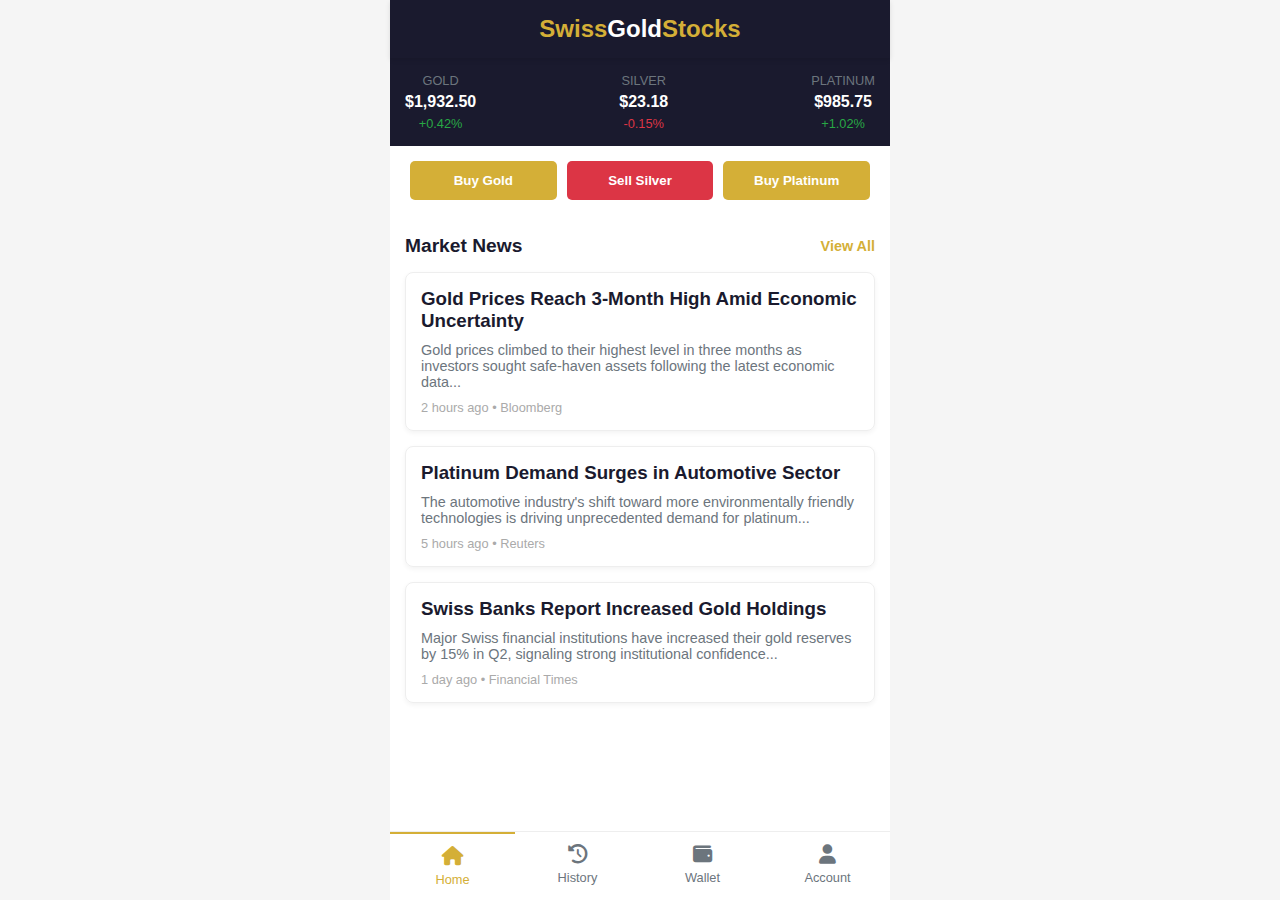
<file: index.html>
<!DOCTYPE html>
<html lang="en">
<head>
    <meta charset="UTF-8">
    <meta name="viewport" content="width=device-width, initial-scale=1.0">
    <title>SwissGoldStocks</title>
    <link rel="stylesheet" href="https://cdnjs.cloudflare.com/ajax/libs/font-awesome/6.0.0-beta3/css/all.min.css">
    <style>
        :root {
            --primary: #D4AF37; /* Gold */
            --secondary: #4169E1; /* Royal Blue */
            --dark: #1A1A2E;
            --light: #F8F9FA;
            --success: #28A745;
            --danger: #DC3545;
            --gray: #6C757D;
        }
        
        * {
            margin: 0;
            padding: 0;
            box-sizing: border-box;
            font-family: 'Segoe UI', Tahoma, Geneva, Verdana, sans-serif;
        }
        
        body {
            background-color: #f5f5f5;
            color: #333;
            max-width: 500px;
            margin: 0 auto;
            position: relative;
            height: 100vh;
            overflow-x: hidden;
        }
        
        .app-container {
            height: 100vh;
            display: flex;
            flex-direction: column;
        }
        
        header {
            background-color: var(--dark);
            color: white;
            padding: 15px 20px;
            text-align: center;
            position: relative;
            box-shadow: 0 2px 5px rgba(0,0,0,0.1);
        }
        
        .logo {
            font-weight: bold;
            font-size: 1.5rem;
            color: var(--primary);
        }
        
        .logo span {
            color: white;
        }
        
        .tab-bar {
            display: flex;
            background-color: white;
            border-top: 1px solid #eee;
            position: fixed;
            bottom: 0;
            width: 100%;
            max-width: 500px;
        }
        
        .tab {
            flex: 1;
            text-align: center;
            padding: 12px 0;
            color: var(--gray);
            cursor: pointer;
            transition: all 0.3s;
        }
        
        .tab.active {
            color: var(--primary);
            border-top: 2px solid var(--primary);
        }
        
        .tab i {
            display: block;
            font-size: 1.2rem;
            margin-bottom: 5px;
        }
        
        .tab span {
            font-size: 0.8rem;
        }
        
        .content {
            flex: 1;
            overflow-y: auto;
            padding-bottom: 60px;
            background-color: white;
        }
        
        /* Home Screen Styles */
        .price-ticker {
            display: flex;
            justify-content: space-between;
            padding: 15px;
            background-color: var(--dark);
            color: white;
            margin-bottom: 15px;
        }
        
        .metal-price {
            text-align: center;
        }
        
        .metal-price .name {
            font-size: 0.8rem;
            color: var(--gray);
        }
        
        .metal-price .price {
            font-weight: bold;
            margin: 5px 0;
        }
        
        .metal-price .change {
            font-size: 0.8rem;
        }
        
        .change.positive {
            color: var(--success);
        }
        
        .change.negative {
            color: var(--danger);
        }
        
        .quick-actions {
            display: flex;
            justify-content: space-between;
            padding: 0 15px;
            margin-bottom: 20px;
        }
        
        .action-btn {
            background-color: var(--primary);
            color: white;
            border: none;
            padding: 12px 20px;
            border-radius: 5px;
            font-weight: bold;
            cursor: pointer;
            flex: 1;
            margin: 0 5px;
            text-align: center;
        }
        
        .action-btn.sell {
            background-color: var(--danger);
        }
        
        .news-section {
            padding: 15px;
        }
        
        .section-title {
            font-size: 1.2rem;
            margin-bottom: 15px;
            color: var(--dark);
            display: flex;
            justify-content: space-between;
            align-items: center;
        }
        
        .news-card {
            border: 1px solid #eee;
            border-radius: 8px;
            padding: 15px;
            margin-bottom: 15px;
            box-shadow: 0 2px 5px rgba(0,0,0,0.05);
        }
        
        .news-card h3 {
            margin-bottom: 10px;
            color: var(--dark);
        }
        
        .news-card p {
            color: var(--gray);
            font-size: 0.9rem;
            margin-bottom: 10px;
        }
        
        .news-card .date {
            font-size: 0.8rem;
            color: #aaa;
        }
        
        /* History Screen Styles */
        .history-item {
            display: flex;
            justify-content: space-between;
            padding: 15px;
            border-bottom: 1px solid #eee;
            align-items: center;
        }
        
        .history-item .metal {
            display: flex;
            align-items: center;
        }
        
        .history-item .metal-icon {
            width: 40px;
            height: 40px;
            background-color: var(--primary);
            border-radius: 50%;
            display: flex;
            align-items: center;
            justify-content: center;
            margin-right: 10px;
            color: white;
        }
        
        .history-item .metal-icon.silver {
            background-color: #C0C0C0;
        }
        
        .history-item .metal-icon.platinum {
            background-color: #E5E4E2;
            color: var(--dark);
        }
        
        .history-item .details {
            flex: 1;
        }
        
        .history-item .details .type {
            font-weight: bold;
            color: var(--dark);
        }
        
        .history-item .details .date {
            font-size: 0.8rem;
            color: var(--gray);
        }
        
        .history-item .amount {
            text-align: right;
        }
        
        .history-item .amount .value {
            font-weight: bold;
        }
        
        .history-item .amount .status {
            font-size: 0.8rem;
            color: var(--success);
        }
        
        .history-item .amount .status.pending {
            color: var(--gray);
        }
        
        /* Wallet Screen Styles */
        .balance-card {
            background: linear-gradient(135deg, var(--dark), #16213E);
            color: white;
            border-radius: 10px;
            padding: 20px;
            margin: 15px;
            box-shadow: 0 4px 8px rgba(0,0,0,0.1);
        }
        
        .balance-title {
            font-size: 0.9rem;
            color: rgba(255,255,255,0.7);
            margin-bottom: 5px;
        }
        
        .balance-amount {
            font-size: 2rem;
            font-weight: bold;
            margin-bottom: 20px;
        }
        
        .metal-balance {
            display: flex;
            justify-content: space-between;
            margin-top: 10px;
        }
        
        .metal-balance-item {
            text-align: center;
        }
        
        .metal-balance-item .name {
            font-size: 0.8rem;
            color: rgba(255,255,255,0.7);
        }
        
        .metal-balance-item .value {
            font-weight: bold;
            margin: 5px 0;
        }
        
        .metal-balance-item .weight {
            font-size: 0.8rem;
        }
        
        .recent-activity {
            padding: 15px;
        }
        
        .activity-item {
            display: flex;
            justify-content: space-between;
            padding: 10px 0;
            border-bottom: 1px solid #eee;
        }
        
        .activity-item .left {
            display: flex;
            align-items: center;
        }
        
        .activity-item .icon {
            width: 30px;
            height: 30px;
            background-color: #eee;
            border-radius: 50%;
            display: flex;
            align-items: center;
            justify-content: center;
            margin-right: 10px;
            color: var(--dark);
        }
        
        .activity-item .details .type {
            font-weight: bold;
        }
        
        .activity-item .details .date {
            font-size: 0.8rem;
            color: var(--gray);
        }
        
        .activity-item .amount {
            font-weight: bold;
            text-align: right;
        }
        
        /* Account Screen Styles */
        .profile-header {
            display: flex;
            align-items: center;
            padding: 20px;
            background-color: var(--dark);
            color: white;
        }
        
        .profile-avatar {
            width: 60px;
            height: 60px;
            background-color: var(--primary);
            border-radius: 50%;
            display: flex;
            align-items: center;
            justify-content: center;
            margin-right: 15px;
            font-size: 1.5rem;
            font-weight: bold;
        }
        
        .profile-info h2 {
            margin-bottom: 5px;
        }
        
        .profile-info p {
            color: rgba(255,255,255,0.7);
            font-size: 0.9rem;
        }
        
        .account-section {
            padding: 15px;
        }
        
        .account-item {
            display: flex;
            justify-content: space-between;
            padding: 15px 0;
            border-bottom: 1px solid #eee;
            align-items: center;
        }
        
        .account-item .left {
            display: flex;
            align-items: center;
        }
        
        .account-item .icon {
            width: 30px;
            height: 30px;
            background-color: #eee;
            border-radius: 50%;
            display: flex;
            align-items: center;
            justify-content: center;
            margin-right: 10px;
            color: var(--dark);
        }
        
        .account-item .details h3 {
            font-size: 1rem;
            margin-bottom: 3px;
        }
        
        .account-item .details p {
            font-size: 0.8rem;
            color: var(--gray);
        }
        
        .account-item .right {
            color: var(--gray);
        }
        
        .offer-card {
            background-color: #FFF9E6;
            border-radius: 8px;
            padding: 15px;
            margin: 10px 0;
            border-left: 4px solid var(--primary);
        }
        
        .offer-card h3 {
            color: var(--dark);
            margin-bottom: 5px;
        }
        
        .offer-card p {
            color: var(--gray);
            font-size: 0.9rem;
        }
        
        .offer-card .expiry {
            font-size: 0.8rem;
            color: var(--danger);
            margin-top: 5px;
        }
        
        /* Utility Classes */
        .hidden {
            display: none;
        }
        
        .view-all {
            font-size: 0.9rem;
            color: var(--primary);
            text-decoration: none;
        }
    </style>
</head>
<body>
    <div class="app-container">
        <header>
            <div class="logo">Swiss<span>Gold</span>Stocks</div>
        </header>
        
        <div class="content">
            <!-- Home Screen -->
            <div id="home-screen">
                <div class="price-ticker">
                    <div class="metal-price">
                        <div class="name">GOLD</div>
                        <div class="price">$1,932.50</div>
                        <div class="change positive">+0.42%</div>
                    </div>
                    <div class="metal-price">
                        <div class="name">SILVER</div>
                        <div class="price">$23.18</div>
                        <div class="change negative">-0.15%</div>
                    </div>
                    <div class="metal-price">
                        <div class="name">PLATINUM</div>
                        <div class="price">$985.75</div>
                        <div class="change positive">+1.02%</div>
                    </div>
                </div>
                
                <div class="quick-actions">
                    <button class="action-btn">Buy Gold</button>
                    <button class="action-btn sell">Sell Silver</button>
                    <button class="action-btn">Buy Platinum</button>
                </div>
                
                <div class="news-section">
                    <h2 class="section-title">Market News <a href="#" class="view-all">View All</a></h2>
                    
                    <div class="news-card">
                        <h3>Gold Prices Reach 3-Month High Amid Economic Uncertainty</h3>
                        <p>Gold prices climbed to their highest level in three months as investors sought safe-haven assets following the latest economic data...</p>
                        <div class="date">2 hours ago • Bloomberg</div>
                    </div>
                    
                    <div class="news-card">
                        <h3>Platinum Demand Surges in Automotive Sector</h3>
                        <p>The automotive industry's shift toward more environmentally friendly technologies is driving unprecedented demand for platinum...</p>
                        <div class="date">5 hours ago • Reuters</div>
                    </div>
                    
                    <div class="news-card">
                        <h3>Swiss Banks Report Increased Gold Holdings</h3>
                        <p>Major Swiss financial institutions have increased their gold reserves by 15% in Q2, signaling strong institutional confidence...</p>
                        <div class="date">1 day ago • Financial Times</div>
                    </div>
                </div>
            </div>
            
            <!-- History Screen -->
            <div id="history-screen" class="hidden">
                <div style="padding: 15px;">
                    <h2 class="section-title">Transaction History</h2>
                </div>
                
                <div class="history-item">
                    <div class="metal">
                        <div class="metal-icon">
                            <i class="fas fa-coins"></i>
                        </div>
                        <div class="details">
                            <div class="type">Gold Purchase</div>
                            <div class="date">Today, 10:45 AM</div>
                        </div>
                    </div>
                    <div class="amount">
                        <div class="value">+$1,845.50</div>
                        <div class="status">Completed</div>
                    </div>
                </div>
                
                <div class="history-item">
                    <div class="metal">
                        <div class="metal-icon silver">
                            <i class="fas fa-coins"></i>
                        </div>
                        <div class="details">
                            <div class="type">Silver Sale</div>
                            <div class="date">Yesterday, 2:30 PM</div>
                        </div>
                    </div>
                    <div class="amount">
                        <div class="value">-$1,245.75</div>
                        <div class="status">Completed</div>
                    </div>
                </div>
                
                <div class="history-item">
                    <div class="metal">
                        <div class="metal-icon platinum">
                            <i class="fas fa-coins"></i>
                        </div>
                        <div class="details">
                            <div class="type">Platinum Purchase</div>
                            <div class="date">Jul 12, 2023, 9:15 AM</div>
                        </div>
                    </div>
                    <div class="amount">
                        <div class="value">+$2,945.20</div>
                        <div class="status">Completed</div>
                    </div>
                </div>
                
                <div class="history-item">
                    <div class="metal">
                        <div class="metal-icon">
                            <i class="fas fa-coins"></i>
                        </div>
                        <div class="details">
                            <div class="type">Gold Purchase</div>
                            <div class="date">Jul 8, 2023, 11:30 AM</div>
                        </div>
                    </div>
                    <div class="amount">
                        <div class="value">+$845.50</div>
                        <div class="status pending">Pending</div>
                    </div>
                </div>
                
                <div class="history-item">
                    <div class="metal">
                        <div class="metal-icon silver">
                            <i class="fas fa-coins"></i>
                        </div>
                        <div class="details">
                            <div class="type">Silver Purchase</div>
                            <div class="date">Jul 5, 2023, 4:15 PM</div>
                        </div>
                    </div>
                    <div class="amount">
                        <div class="value">+$745.25</div>
                        <div class="status">Completed</div>
                    </div>
                </div>
            </div>
            
            <!-- Wallet Screen -->
            <div id="wallet-screen" class="hidden">
                <div class="balance-card">
                    <div class="balance-title">Total Portfolio Value</div>
                    <div class="balance-amount">$8,426.45</div>
                    
                    <div class="metal-balance">
                        <div class="metal-balance-item">
                            <div class="name">GOLD</div>
                            <div class="value">$4,250.00</div>
                            <div class="weight">12.5 oz</div>
                        </div>
                        <div class="metal-balance-item">
                            <div class="name">SILVER</div>
                            <div class="value">$2,176.45</div>
                            <div class="weight">85.2 oz</div>
                        </div>
                        <div class="metal-balance-item">
                            <div class="name">PLATINUM</div>
                            <div class="value">$2,000.00</div>
                            <div class="weight">2.1 oz</div>
                        </div>
                    </div>
                </div>
                
                <div class="quick-actions" style="padding: 0 15px; margin: 20px 0;">
                    <button class="action-btn" style="margin: 0 5px;">Deposit</button>
                    <button class="action-btn sell" style="margin: 0 5px;">Withdraw</button>
                </div>
                
                <div class="recent-activity">
                    <h2 class="section-title">Recent Activity</h2>
                    
                    <div class="activity-item">
                        <div class="left">
                            <div class="icon">
                                <i class="fas fa-arrow-down"></i>
                            </div>
                            <div class="details">
                                <div class="type">Gold Purchase</div>
                                <div class="date">Today, 10:45 AM</div>
                            </div>
                        </div>
                        <div class="amount">+$1,845.50</div>
                    </div>
                    
                    <div class="activity-item">
                        <div class="left">
                            <div class="icon">
                                <i class="fas fa-arrow-up"></i>
                            </div>
                            <div class="details">
                                <div class="type">Silver Sale</div>
                                <div class="date">Yesterday, 2:30 PM</div>
                            </div>
                        </div>
                        <div class="amount">-$1,245.75</div>
                    </div>
                    
                    <div class="activity-item">
                        <div class="left">
                            <div class="icon">
                                <i class="fas fa-arrow-down"></i>
                            </div>
                            <div class="details">
                                <div class="type">Platinum Purchase</div>
                                <div class="date">Jul 12, 2023</div>
                            </div>
                        </div>
                        <div class="amount">+$2,945.20</div>
                    </div>
                </div>
            </div>
            
            <!-- Account Screen -->
            <div id="account-screen" class="hidden">
                <div class="profile-header">
                    <div class="profile-avatar">JD</div>
                    <div class="profile-info">
                        <h2>John Doe</h2>
                        <p>Premium Member</p>
                    </div>
                </div>
                
                <div class="account-section">
                    <h2 class="section-title">Account Details</h2>
                    
                    <div class="account-item">
                        <div class="left">
                            <div class="icon">
                                <i class="fas fa-user"></i>
                            </div>
                            <div class="details">
                                <h3>Personal Information</h3>
                                <p>Name, email, phone number</p>
                            </div>
                        </div>
                        <div class="right">
                            <i class="fas fa-chevron-right"></i>
                        </div>
                    </div>
                    
                    <div class="account-item">
                        <div class="left">
                            <div class="icon">
                                <i class="fas fa-lock"></i>
                            </div>
                            <div class="details">
                                <h3>Security</h3>
                                <p>Password, 2FA, biometrics</p>
                            </div>
                        </div>
                        <div class="right">
                            <i class="fas fa-chevron-right"></i>
                        </div>
                    </div>
                    
                    <div class="account-item">
                        <div class="left">
                            <div class="icon">
                                <i class="fas fa-university"></i>
                            </div>
                            <div class="details">
                                <h3>Bank Accounts</h3>
                                <p>2 accounts linked</p>
                            </div>
                        </div>
                        <div class="right">
                            <i class="fas fa-chevron-right"></i>
                        </div>
                    </div>
                    
                    <div class="account-item">
                        <div class="left">
                            <div class="icon">
                                <i class="fas fa-bell"></i>
                            </div>
                            <div class="details">
                                <h3>Notifications</h3>
                                <p>Alerts and preferences</p>
                            </div>
                        </div>
                        <div class="right">
                            <i class="fas fa-chevron-right"></i>
                        </div>
                    </div>
                </div>
                
                <div class="account-section">
                    <h2 class="section-title">Special Offers</h2>
                    
                    <div class="offer-card">
                        <h3>Zero Commission Week</h3>
                        <p>No transaction fees on all gold purchases this week. Limited time offer!</p>
                        <div class="expiry">Expires in 3 days</div>
                    </div>
                    
                    <div class="offer-card">
                        <h3>Referral Bonus</h3>
                        <p>Get $50 in silver when you refer a friend who makes their first purchase.</p>
                        <div class="expiry">Ongoing</div>
                    </div>
                </div>
                
                <div class="account-section">
                    <div class="account-item">
                        <div class="left">
                            <div class="icon">
                                <i class="fas fa-headset"></i>
                            </div>
                            <div class="details">
                                <h3>Support Center</h3>
                                <p>Contact our customer service</p>
                            </div>
                        </div>
                        <div class="right">
                            <i class="fas fa-chevron-right"></i>
                        </div>
                    </div>
                    
                    <div class="account-item">
                        <div class="left">
                            <div class="icon">
                                <i class="fas fa-sign-out-alt"></i>
                            </div>
                            <div class="details">
                                <h3>Log Out</h3>
                                <p>Sign out of your account</p>
                            </div>
                        </div>
                        <div class="right">
                            <i class="fas fa-chevron-right"></i>
                        </div>
                    </div>
                </div>
            </div>
        </div>
        
        <div class="tab-bar">
            <div class="tab active" onclick="showScreen('home-screen')">
                <i class="fas fa-home"></i>
                <span>Home</span>
            </div>
            <div class="tab" onclick="showScreen('history-screen')">
                <i class="fas fa-history"></i>
                <span>History</span>
            </div>
            <div class="tab" onclick="showScreen('wallet-screen')">
                <i class="fas fa-wallet"></i>
                <span>Wallet</span>
            </div>
            <div class="tab" onclick="showScreen('account-screen')">
                <i class="fas fa-user"></i>
                <span>Account</span>
            </div>
        </div>
    </div>

    <script>
        function showScreen(screenId) {
            // Hide all screens
            document.querySelectorAll('.content > div').forEach(screen => {
                screen.classList.add('hidden');
            });
            
            // Show selected screen
            document.getElementById(screenId).classList.remove('hidden');
            
            // Update active tab
            document.querySelectorAll('.tab').forEach(tab => {
                tab.classList.remove('active');
            });
            
            // Find the tab that corresponds to this screen and activate it
            const tabs = document.querySelectorAll('.tab');
            for (let i = 0; i < tabs.length; i++) {
                if (tabs[i].getAttribute('onclick').includes(screenId)) {
                    tabs[i].classList.add('active');
                    break;
                }
            }
        }
        
        // Initialize with home screen visible
        document.addEventListener('DOMContentLoaded', function() {
            showScreen('home-screen');
        });
    </script>
</body>
</html>
</file>
